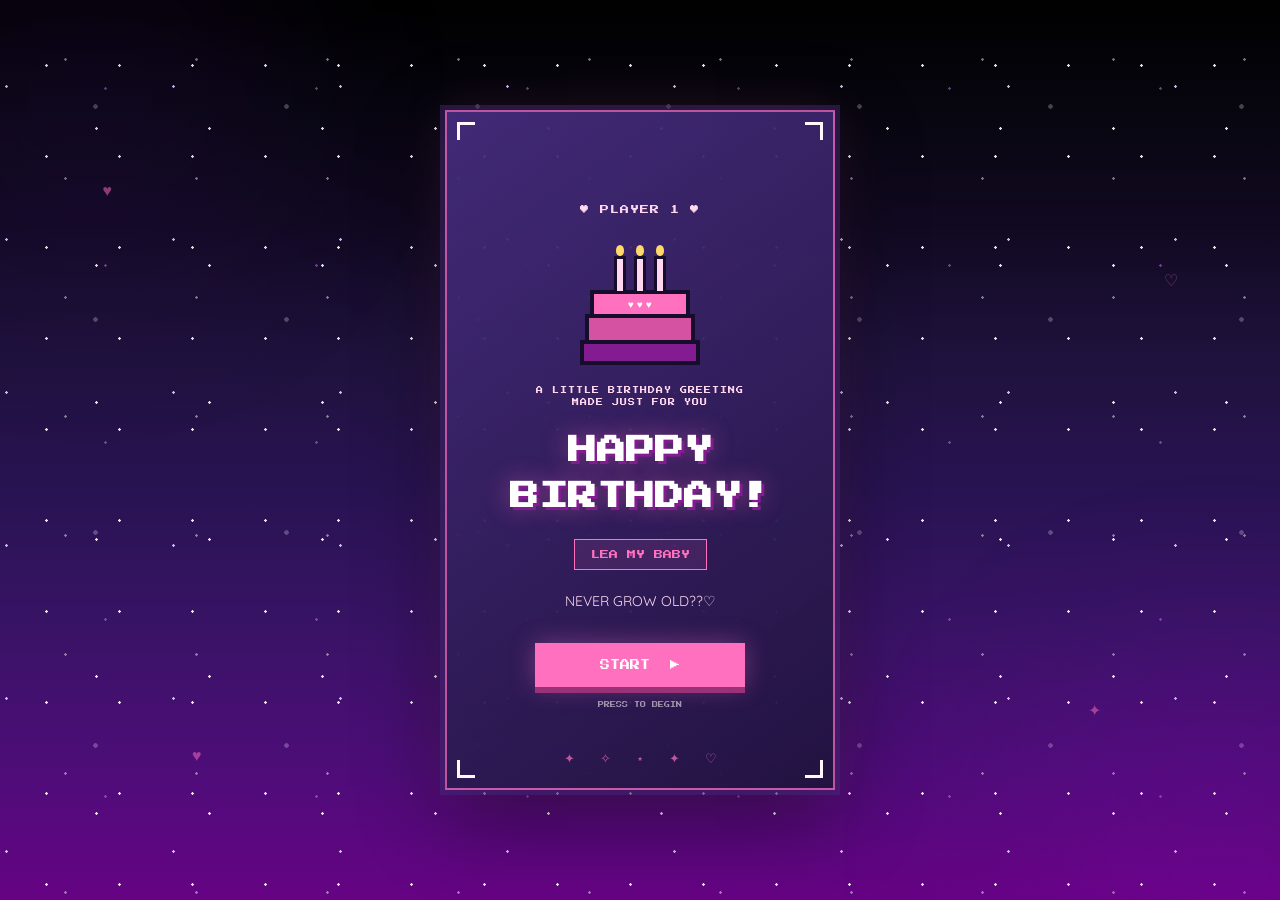
<file: index.html>
<!DOCTYPE html>
<html lang="en">
<head>
    <meta charset="UTF-8">
    <meta name="viewport" content="width=device-width, initial-scale=1.0">

    <title>Happy Birthday! ♡</title>

    <link rel="preconnect" href="https://fonts.googleapis.com">
    <link rel="preconnect" href="https://fonts.gstatic.com" crossorigin>

    <link href="https://fonts.googleapis.com/css2?family=Press+Start+2P&family=Quicksand:wght@400;500;600;700&display=swap" rel="stylesheet">

    <link rel="stylesheet" href="style.css">
</head>

<body class="intro-page">

    <!-- Galaxy background -->
    <div class="galaxy">
        <div class="stars stars-one"></div>
        <div class="stars stars-two"></div>
        <div class="stars stars-three"></div>

        <div class="nebula nebula-one"></div>
        <div class="nebula nebula-two"></div>

        <div class="shooting-star shooting-one"></div>
        <div class="shooting-star shooting-two"></div>
    </div>

    <!-- Floating decorative hearts -->
    <div class="floating-heart heart-one">♥</div>
    <div class="floating-heart heart-two">♡</div>
    <div class="floating-heart heart-three">♥</div>
    <div class="floating-heart heart-four">✦</div>

    <!-- Main intro frame -->
    <main class="intro-wrapper">

        <section class="intro-frame">

            <div class="pixel-corner corner-top-left"></div>
            <div class="pixel-corner corner-top-right"></div>
            <div class="pixel-corner corner-bottom-left"></div>
            <div class="pixel-corner corner-bottom-right"></div>

            <div class="player-label">
                ♥ PLAYER 1 ♥
            </div>

            <!-- Pixel cake -->
            <div class="cake">
                <div class="candle candle-one">
                    <span></span>
                </div>

                <div class="candle candle-two">
                    <span></span>
                </div>

                <div class="candle candle-three">
                    <span></span>
                </div>

                <div class="cake-top"></div>
                <div class="cake-middle"></div>
                <div class="cake-bottom"></div>
            </div>

            <p class="intro-small">
                A LITTLE BIRTHDAY GREETING
            </p>

            <p class="intro-small">
                MADE JUST FOR YOU
            </p>

            <h1>
                HAPPY<br>
                BIRTHDAY!
            </h1>

            <div class="name-box">
                LEA MY BABY
            </div>

            <p class="intro-description">
                NEVER GROW OLD??♡
            </p>

            <button id="startButton" class="pixel-button">
                <span>START</span>
                <span class="button-arrow">▶</span>
            </button>

            <p class="press-start">
                PRESS TO BEGIN
            </p>

            <div class="intro-stars">
                <span>✦</span>
                <span>✧</span>
                <span>⋆</span>
                <span>✦</span>
                <span>♡</span>
            </div>  

        </section>

    </main>

    <!-- Music -->
    <audio id="birthdayAudio" preload="auto">
        <source src="assets/audio/birthday-song.mp3" type="audio/mpeg">
    </audio>

    <script src="script.js"></script>

</body>
</html>
</file>
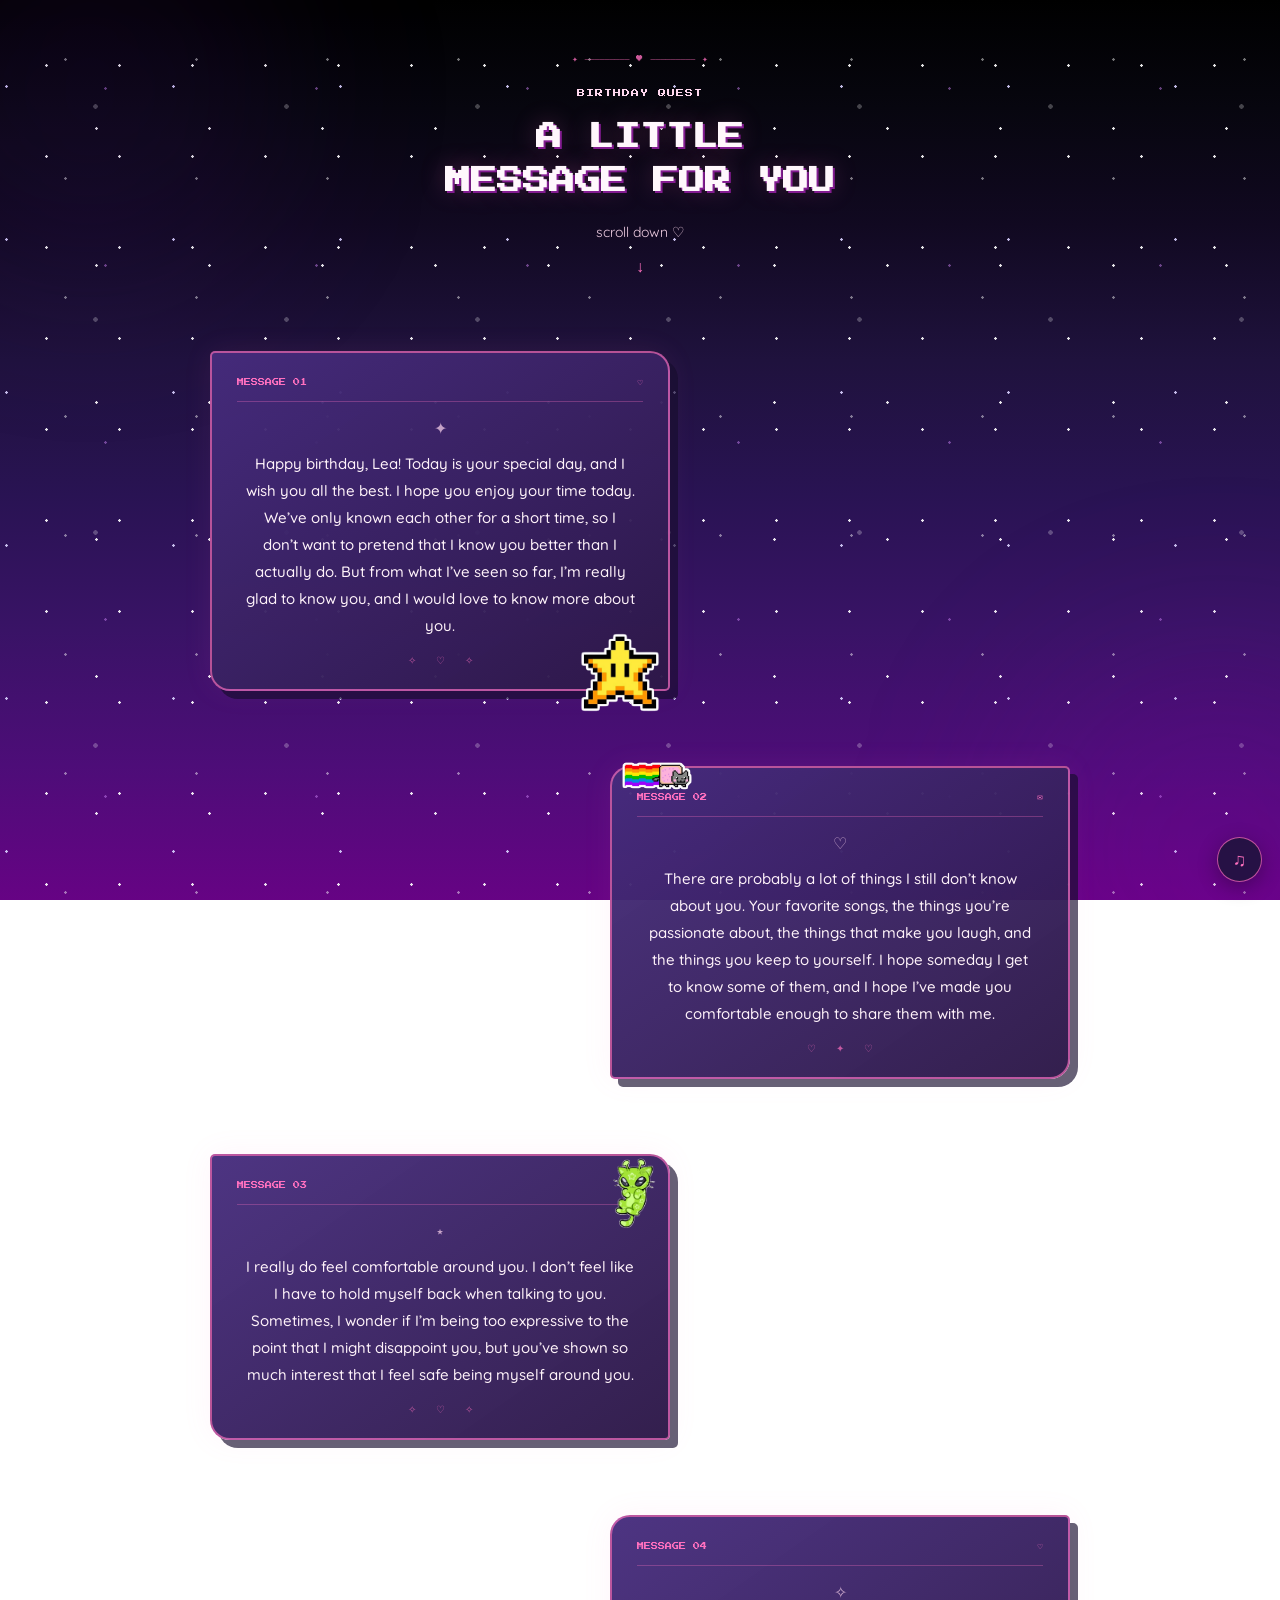
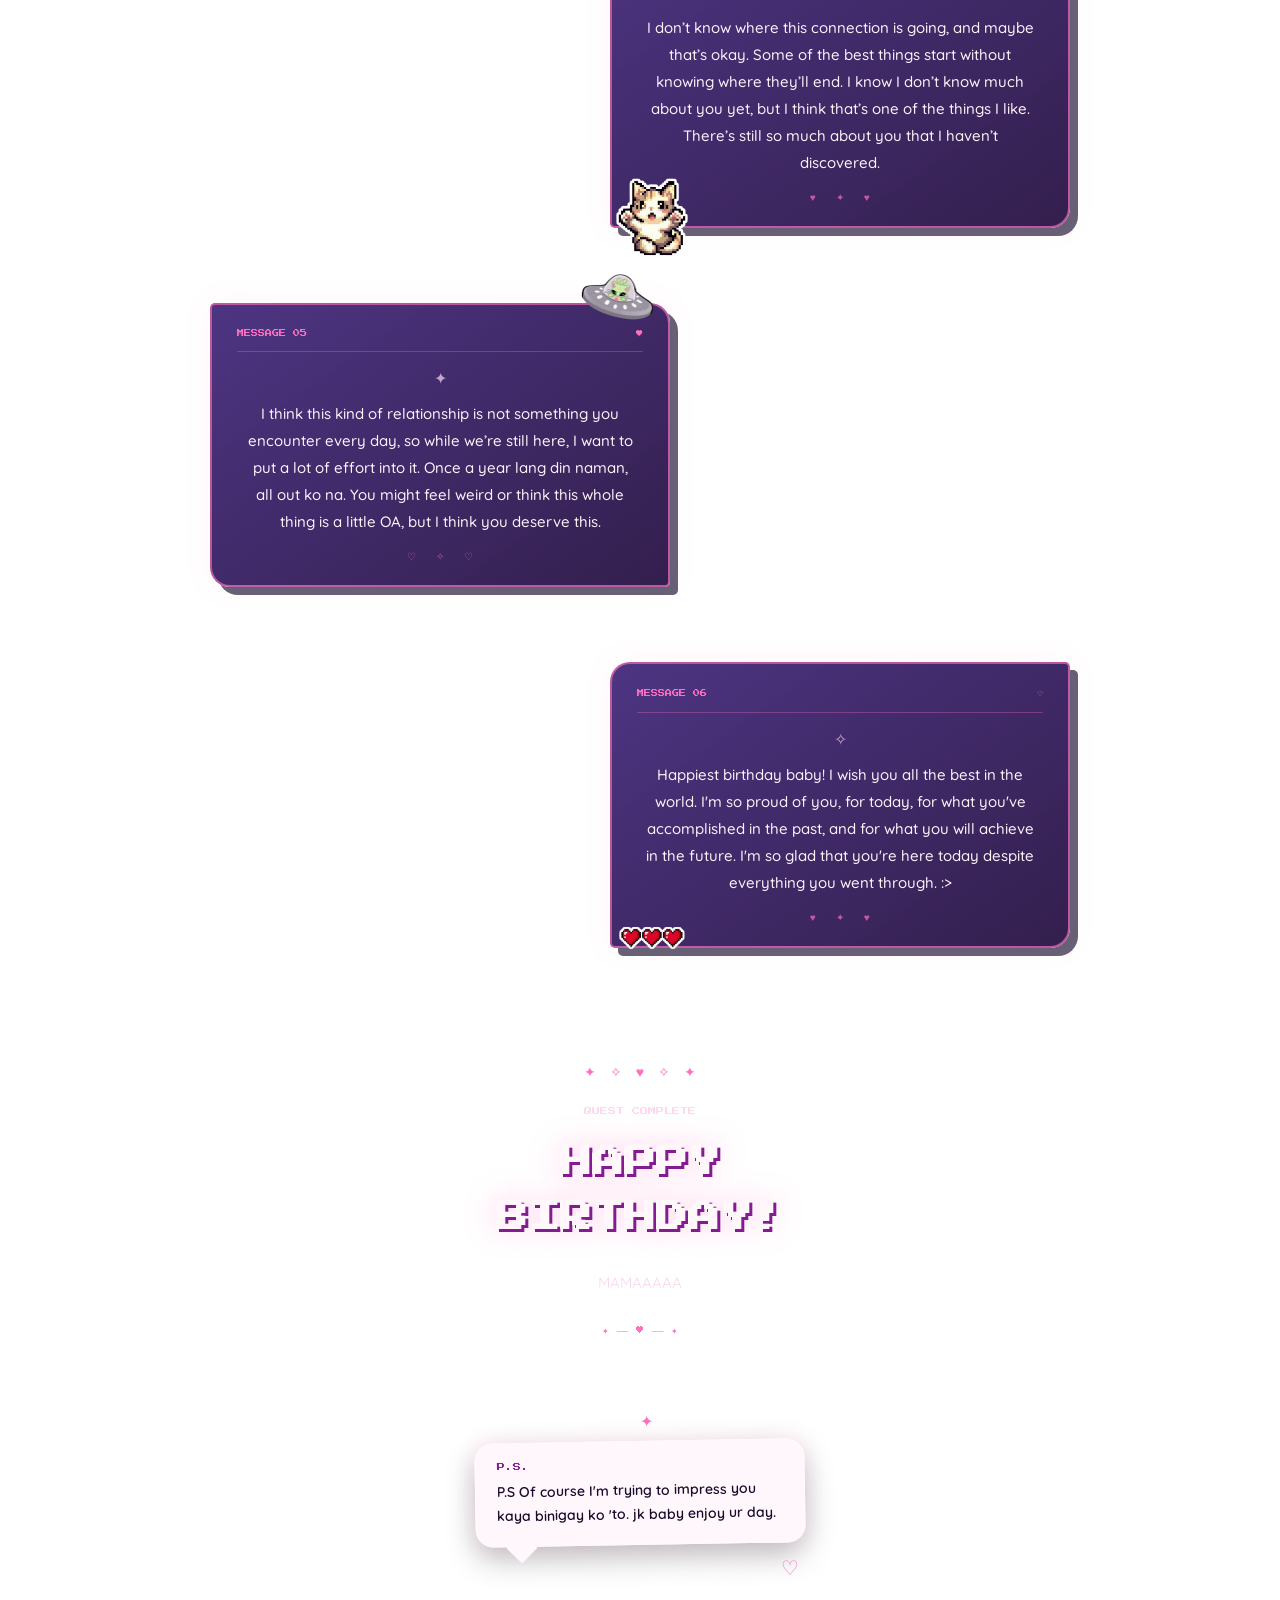
<file: main.html>
<!DOCTYPE html>
<html lang="en">
<head>
    <meta charset="UTF-8">
    <meta name="viewport" content="width=device-width, initial-scale=1.0">

    <title>Birthday Quest ♡</title>

    <link rel="preconnect" href="https://fonts.googleapis.com">
    <link rel="preconnect" href="https://fonts.gstatic.com" crossorigin>

    <link href="https://fonts.googleapis.com/css2?family=Press+Start+2P&family=Quicksand:wght@400;500;600;700&display=swap" rel="stylesheet">

    <link rel="stylesheet" href="style.css">
</head>

<body class="main-page">

    <!-- Galaxy background -->
    <div class="galaxy">
        <div class="stars stars-one"></div>
        <div class="stars stars-two"></div>
        <div class="stars stars-three"></div>

        <div class="nebula nebula-one"></div>
        <div class="nebula nebula-two"></div>

        <div class="shooting-star shooting-one"></div>
        <div class="shooting-star shooting-two"></div>
    </div>

    <!-- Page content -->
    <main class="journey-container">

        <!-- Header -->
        <header class="journey-header reveal">
            <div class="header-decoration">
                ✦ ───────── ♥ ───────── ✦
            </div>

            <p class="quest-label">
                BIRTHDAY QUEST
            </p>

            <h1>
                A LITTLE<br>
                MESSAGE FOR YOU
            </h1>

            <p class="journey-subtitle">
                scroll down ♡
            </p>

            <div class="scroll-arrow">
                ↓
            </div>
        </header>


        <!-- ========================= -->
        <!-- MESSAGE 1 — LEFT -->
        <!-- ========================= -->

        <section class="message-row left reveal">

            
            <img
                src="assets/stickers/sticker1.png"
                class="sticker sticker-one"
                alt=""
            >
            

            <article class="message-card card-one">

                <div class="card-top">
                    <span>MESSAGE 01</span>
                    <span>♡</span>
                </div>

                <div class="card-decoration">
                    ✦
                </div>

                <div class="card-content">
                    <p>
                        Happy birthday, Lea! Today is your special day, and I wish you all the best. I hope you enjoy your time today. We’ve only known each other for a short time, so I don’t want to pretend that I know you better than I actually do. But from what I’ve seen so far, I’m really glad to know you, and I would love to know more about you.
                    </p>
                </div>

                <div class="card-bottom">
                    <span>✧</span>
                    <span>♡</span>
                    <span>✧</span>
                </div>

            </article>

        </section>


        <!-- ========================= -->
        <!-- MESSAGE 2 — RIGHT -->
        <!-- ========================= -->

        <section class="message-row right reveal">

            
            <img
                src="assets/stickers/sticker2.png"
                class="sticker sticker-two"
                alt=""
            >
            

            <article class="message-card card-two">

                <div class="card-top">
                    <span>MESSAGE 02</span>
                    <span>✉</span>
                </div>

                <div class="card-decoration">
                    ♡
                </div>

                <div class="card-content">
                    <p>
                        There are probably a lot of things I still don’t know about you. Your favorite songs, the things you’re passionate about, the things that make you laugh, and the things you keep to yourself. I hope someday I get to know some of them, and I hope I’ve made you comfortable enough to share them with me.
                    </p>
                </div>

                <div class="card-bottom">
                    <span>♡</span>
                    <span>✦</span>
                    <span>♡</span>
                </div>

            </article>

        </section>


        <!-- ========================= -->
        <!-- MESSAGE 3 — LEFT -->
        <!-- ========================= -->

        <section class="message-row left reveal">

            
            <img
                src="assets/stickers/sticker3.png"
                class="sticker sticker-three"
                alt=""
            >
            

            <article class="message-card card-three">

                <div class="card-top">
                    <span>MESSAGE 03</span>
                    <span>✦</span>
                </div>

                <div class="card-decoration">
                    ⋆
                </div>

                <div class="card-content">
                    <p>
                        I really do feel comfortable around you. I don’t feel like I have to hold myself back when talking to you. Sometimes, I wonder if I’m being too expressive to the point that I might disappoint you, but you’ve shown so much interest that I feel safe being myself around you.
                    </p>
                </div>

                <div class="card-bottom">
                    <span>✧</span>
                    <span>♡</span>
                    <span>✧</span>
                </div>

            </article>

        </section>


        <!-- ========================= -->
        <!-- MESSAGE 4 — RIGHT -->
        <!-- ========================= -->

        <section class="message-row right reveal">

            
            <img
                src="assets/stickers/sticker4.png"
                class="sticker sticker-four"
                alt=""
            >
            

            <article class="message-card card-four">

                <div class="card-top">
                    <span>MESSAGE 04</span>
                    <span>♡</span>
                </div>

                <div class="card-decoration">
                    ✧
                </div>

                <div class="card-content">
                    <p>
                        I don’t know where this connection is going, and maybe that’s okay. Some of the best things start without knowing where they’ll end. I know I don’t know much about you yet, but I think that’s one of the things I like. There’s still so much about you that I haven’t discovered.
                    </p>
                </div>

                <div class="card-bottom">
                    <span>♥</span>
                    <span>✦</span>
                    <span>♥</span>
                </div>

            </article>

        </section>


        <!-- ========================= -->
        <!-- MESSAGE 5 — LEFT -->
        <!-- ========================= -->

        <section class="message-row left reveal">

            
            <img
                src="assets/stickers/sticker5.png"
                class="sticker sticker-five"
                alt=""
            >
            

            <article class="message-card card-five">

                <div class="card-top">
                    <span>MESSAGE 05</span>
                    <span>♥</span>
                </div>

                <div class="card-decoration">
                    ✦
                </div>

                <div class="card-content">
                    <p>
                        I think this kind of relationship is not something you encounter every day, so while we’re still here, I want to put a lot of effort into it. Once a year lang din naman, all out ko na. You might feel weird or think this whole thing is a little OA, but I think you deserve this.
                    </p>
                </div>

                <div class="card-bottom">
                    <span>♡</span>
                    <span>✧</span>
                    <span>♡</span>
                </div>

            </article>

        </section>

         <!-- ========================= -->
        <!-- MESSAGE 6 — RIGHT -->
        <!-- ========================= -->

        <section class="message-row right reveal">

            
            <img
                src="assets/stickers/sticker6.png"
                class="sticker sticker-four"
                alt=""
            >
            

            <article class="message-card card-six">

                <div class="card-top">
                    <span>MESSAGE 06</span>
                    <span>♡</span>
                </div>

                <div class="card-decoration">
                    ✧
                </div>

                <div class="card-content">
                    <p>
                        Happiest birthday baby! I wish you all the best in the world. I'm so proud of you, for today, for what you've accomplished in the past, and for what you will achieve in the future. I'm so glad that you're here today despite everything you went through. :>
                    </p>
                </div>

                <div class="card-bottom">
                    <span>♥</span>
                    <span>✦</span>
                    <span>♥</span>
                </div>

            </article>

        </section>



        <!-- ========================= -->
        <!-- FINAL -->
        <!-- ========================= -->

        <section class="final-section reveal">

            <div class="final-stars">
                ✦　✧　♥　✧　✦
            </div>

            <p class="final-small">
                QUEST COMPLETE
            </p>

            <h2>
                HAPPY<br>
                BIRTHDAY!
            </h2>

            <p class="final-message">
                MAMAAAAA
            </p>

            <div class="final-decoration">
                ✦ ── ♥ ── ✦
            </div>

        </section>

        <!-- ========================= -->
        <!-- P.S. MESSAGE -->
        <!-- ========================= -->

        <section class="ps-section reveal">

            <div class="ps-star">✦</div>

            <div class="ps-bubble">
                <div class="ps-label">
                    P.S.
                </div>

                <p>
                    P.S Of course I'm trying to impress you kaya binigay ko 'to. jk baby enjoy ur day.
                </p>

                <span class="bubble-tail"></span>
            </div>

            <div class="ps-heart">
                ♡
            </div>

        </section>


        <footer>
            In loving memory of Rene Baterbonia
        </footer>

    </main>


    <!-- Music control -->
    <button id="musicToggle" class="music-toggle">
        ♫
    </button>


    <audio id="birthdayAudio" preload="auto">
        <source src="assets/audio/birthday-song.mp3" type="audio/mpeg">
    </audio>


    <script src="script.js"></script>

</body>
</html>
</file>
<file: style.css>
/* =========================================
   COLOR PALETTE
========================================= */

:root {
    --deep-violet: #462C7D;
    --purple: #831C91;
    --pink-purple: #D552A3;
    --bright-pink: #FF70BF;

    --white: #fff7fc;
    --soft-pink: #ffd8ef;

    --dark: #160d2d;
    --dark-purple: #21133f;

    --pixel-font: "Press Start 2P", cursive;
    --body-font: "Quicksand", sans-serif;
}


/* =========================================
   RESET
========================================= */

* {
    box-sizing: border-box;
    margin: 0;
    padding: 0;
}

html {
    scroll-behavior: smooth;
}

body {
    min-height: 100vh;
    color: var(--white);
    font-family: var(--body-font);
    overflow-x: hidden;
}

button {
    font-family: inherit;
}


/* =========================================
   NIGHT SKY BACKGROUND
========================================= */

.galaxy {
    position: fixed;
    inset: 0;
    z-index: -10;
    overflow: hidden;

    background:
        linear-gradient(
            180deg,
            #000000 0%,
            #07060f 12%,
            #110921 25%,
            #1f123d 40%,
            #291353 55%,
            #391366 70%,
            #4d0d78 85%,
            #660384 100%
        );
}


/* Stars */

.stars {
    position: absolute;
    inset: 0;
    pointer-events: none;
}

.stars-one {
    opacity: 0.9;

    background-image:
        radial-gradient(circle, #ffffff 1px, transparent 1.5px),
        radial-gradient(circle, #ffffff 1px, transparent 1.5px),
        radial-gradient(circle, #d9d2ff 1px, transparent 1.5px);

    background-size:
        73px 91px,
        113px 137px,
        167px 153px;

    background-position:
        10px 20px,
        40px 60px,
        90px 10px;

    animation: twinkle 5s ease-in-out infinite alternate;
}

.stars-two {
    opacity: 0.45;

    background-image:
        radial-gradient(circle, #ffffff 1px, transparent 1.5px),
        radial-gradient(circle, #d58aff 1px, transparent 1.5px);

    background-size:
        131px 119px,
        211px 177px;

    animation: twinkle 7s ease-in-out infinite alternate-reverse;
}

.stars-three {
    opacity: 0.25;

    background-image:
        radial-gradient(circle, #ffffff 2px, transparent 2.5px);

    background-size: 191px 213px;

    animation: twinkle 9s ease-in-out infinite alternate;
}


@keyframes twinkle {
    from {
        opacity: 0.25;
    }

    to {
        opacity: 0.9;
    }
}


/* Nebula */

.nebula {
    position: absolute;
    border-radius: 50%;
    filter: blur(90px);
    pointer-events: none;
}

.nebula-one {
    width: 380px;
    height: 380px;

    background: rgba(80, 20, 150, 0.12);

    top: -100px;
    left: -100px;
}

.nebula-two {
    width: 420px;
    height: 420px;

    background: rgba(150, 0, 190, 0.12);

    bottom: -160px;
    right: -150px;
}


/* Shooting stars */

.shooting-star {
    position: absolute;

    width: 80px;
    height: 2px;

    background: linear-gradient(
        90deg,
        transparent,
        white
    );

    transform: rotate(-35deg);

    opacity: 0;

    animation: shooting 8s linear infinite;
}

.shooting-one {
    top: 18%;
    left: 80%;
}

.shooting-two {
    top: 60%;
    left: 10%;
    animation-delay: 4s;
}


@keyframes shooting {
    0% {
        opacity: 0;
        transform: translate(0, 0) rotate(-35deg);
    }

    10% {
        opacity: 1;
    }

    25% {
        opacity: 0;
        transform: translate(-160px, 110px) rotate(-35deg);
    }

    100% {
        opacity: 0;
    }
}


/* =========================================
   INTRO PAGE
========================================= */

.intro-page {
    min-height: 100vh;
    display: flex;
    align-items: center;
    justify-content: center;

    padding: 25px 15px;
}


/* Center frame */

.intro-wrapper {
    width: 100%;
    max-width: 430px;
    display: flex;
    justify-content: center;
}


.intro-frame {
    position: relative;

    width: min(100%, 390px);

    min-height: 680px;

    padding: 48px 25px 35px;

    display: flex;
    flex-direction: column;
    align-items: center;
    justify-content: center;

    text-align: center;

    background:
        linear-gradient(
            145deg,
            rgba(70, 44, 125, 0.94),
            rgba(33, 19, 63, 0.97)
        );

    border: 2px solid rgba(255, 112, 191, 0.7);

    box-shadow:
        0 0 0 5px rgba(70, 44, 125, 0.45),
        0 25px 80px rgba(0, 0, 0, 0.45),
        0 0 50px rgba(255, 112, 191, 0.12);

    overflow: hidden;
}


/* Pixel corners */

.pixel-corner {
    position: absolute;
    width: 18px;
    height: 18px;
    border-color: var(--bright-pink);
}

.corner-top-left {
    top: 10px;
    left: 10px;
    border-top: 3px solid;
    border-left: 3px solid;
}

.corner-top-right {
    top: 10px;
    right: 10px;
    border-top: 3px solid;
    border-right: 3px solid;
}

.corner-bottom-left {
    bottom: 10px;
    left: 10px;
    border-bottom: 3px solid;
    border-left: 3px solid;
}

.corner-bottom-right {
    bottom: 10px;
    right: 10px;
    border-bottom: 3px solid;
    border-right: 3px solid;
}


/* Player */

.player-label {
    font-family: var(--pixel-font);
    font-size: 9px;

    color: var(--soft-pink);

    margin-bottom: 28px;

    letter-spacing: 1px;
}


/* =========================================
   PIXEL CAKE
========================================= */

.cake {
    position: relative;

    width: 120px;
    height: 115px;

    margin-bottom: 28px;
}


.cake-top,
.cake-middle,
.cake-bottom {
    position: absolute;
    left: 50%;
    transform: translateX(-50%);
}


.cake-top {
    width: 100px;
    height: 28px;

    top: 48px;

    background: var(--bright-pink);

    border: 4px solid var(--dark);
}


.cake-middle {
    width: 110px;
    height: 30px;

    top: 72px;

    background: var(--pink-purple);

    border: 4px solid var(--dark);
}


.cake-bottom {
    width: 120px;
    height: 25px;

    top: 98px;

    background: var(--purple);

    border: 4px solid var(--dark);
}


/* Cake cream */

.cake-top::after {
    content: "♥  ♥  ♥";

    position: absolute;

    left: 50%;
    top: 4px;

    transform: translateX(-50%);

    color: white;

    font-size: 10px;
    white-space: nowrap;
}


/* Candles */

.candle {
    position: absolute;

    width: 12px;
    height: 38px;

    top: 14px;

    background: var(--soft-pink);

    border: 3px solid var(--dark);

    z-index: 2;
}

.candle-one {
    left: 34px;
}

.candle-two {
    left: 54px;
}

.candle-three {
    left: 74px;
}


.candle span {
    position: absolute;

    width: 8px;
    height: 11px;

    top: -14px;
    left: -1px;

    background: #ffd86b;

    border-radius: 50% 50% 45% 45%;

    animation: candleFlicker 1.5s ease-in-out infinite alternate;
}


@keyframes candleFlicker {
    from {
        transform: scale(0.85);
    }

    to {
        transform: scale(1.05);
    }
}


/* =========================================
   INTRO TEXT
========================================= */

.intro-small {
    font-family: var(--pixel-font);

    font-size: 7px;

    line-height: 1.8;

    color: var(--soft-pink);

    letter-spacing: 1px;
}


.intro-page h1 {
    margin-top: 18px;

    font-family: var(--pixel-font);

    font-size: clamp(20px, 7vw, 29px);

    line-height: 1.6;

    color: white;

    text-shadow:
        3px 3px 0 var(--purple),
        0 0 25px rgba(255, 112, 191, 0.45);
}


.name-box {
    margin-top: 18px;

    padding: 10px 16px;

    border: 1px solid var(--bright-pink);

    background: rgba(255, 112, 191, 0.1);

    color: var(--bright-pink);

    font-family: var(--pixel-font);

    font-size: 9px;
}


.intro-description {
    margin-top: 20px;

    font-size: 14px;

    line-height: 1.7;

    color: #f8d9ec;
}


/* =========================================
   START BUTTON
========================================= */

.pixel-button {
    margin-top: 30px;

    min-width: 210px;

    padding: 17px 20px;

    border: none;

    background: var(--bright-pink);

    color: white;

    font-family: var(--pixel-font);

    font-size: 10px;

    cursor: pointer;

    box-shadow:
        0 6px 0 #9b3277,
        0 0 25px rgba(255, 112, 191, 0.35);

    transition:
        transform 0.15s ease,
        box-shadow 0.15s ease;
}


.pixel-button:hover {
    transform: translateY(-2px);

    box-shadow:
        0 8px 0 #9b3277,
        0 0 35px rgba(255, 112, 191, 0.5);
}


.pixel-button:active {
    transform: translateY(4px);

    box-shadow:
        0 2px 0 #9b3277;
}


.button-arrow {
    margin-left: 10px;
}


.press-start {
    margin-top: 15px;

    font-family: var(--pixel-font);

    font-size: 6px;

    color: rgba(255, 255, 255, 0.55);

    animation: softBlink 2s ease-in-out infinite;
}


@keyframes softBlink {
    50% {
        opacity: 0.35;
    }
}


/* Intro stars */

.intro-stars {
    position: absolute;

    bottom: 22px;

    display: flex;

    gap: 25px;

    color: var(--bright-pink);

    font-size: 13px;

    opacity: 0.7;
}


/* =========================================
   FLOATING HEARTS
========================================= */

.floating-heart {
    position: fixed;

    color: var(--bright-pink);

    opacity: 0.5;

    pointer-events: none;

    animation: floatHeart 5s ease-in-out infinite;
}

.heart-one {
    left: 8%;
    top: 20%;
}

.heart-two {
    right: 8%;
    top: 30%;

    animation-delay: 1s;
}

.heart-three {
    left: 15%;
    bottom: 15%;

    animation-delay: 2s;
}

.heart-four {
    right: 14%;
    bottom: 20%;

    animation-delay: 3s;
}


@keyframes floatHeart {
    0%, 100% {
        transform: translateY(0);
    }

    50% {
        transform: translateY(-12px);
    }
}


/* =========================================
   MAIN JOURNEY
========================================= */

.main-page {
    min-height: 100vh;

    background: transparent;
}


.journey-container {
    position: relative;

    width: 100%;

    max-width: 900px;

    margin: 0 auto;

    padding:
        55px 20px
        100px;
}


/* =========================================
   HEADER
========================================= */

.journey-header {
    text-align: center;

    margin-bottom: 75px;
}


.header-decoration {
    font-family: var(--pixel-font);

    font-size: 7px;

    color: var(--bright-pink);

    margin-bottom: 25px;

    opacity: 0.8;
}


.quest-label {
    font-family: var(--pixel-font);

    font-size: 8px;

    color: var(--soft-pink);

    margin-bottom: 18px;

    letter-spacing: 1px;
}


.journey-header h1 {
    font-family: var(--pixel-font);

    font-size: clamp(17px, 5vw, 26px);

    line-height: 1.7;

    text-shadow:
        2px 2px 0 var(--purple),
        0 0 25px rgba(255, 112, 191, 0.25);
}


.journey-subtitle {
    margin-top: 20px;

    font-size: 14px;

    color: #efcde2;
}


.scroll-arrow {
    margin-top: 15px;

    color: var(--bright-pink);

    animation: arrowFloat 1.8s ease-in-out infinite;
}


@keyframes arrowFloat {
    50% {
        transform: translateY(7px);
    }
}


/* =========================================
   MESSAGE ROW
========================================= */

.message-row {
    position: relative;

    width: 100%;

    display: flex;

    margin-bottom: 75px;
}


.message-row.left {
    justify-content: flex-start;
}


.message-row.right {
    justify-content: flex-end;
}


/* =========================================
   MESSAGE CARDS
========================================= */

.message-card {
    position: relative;

    width: min(460px, 88%);

    min-height: 235px;

    padding: 25px 25px 22px;

    background:
        linear-gradient(
            145deg,
            rgba(70, 44, 125, 0.96),
            rgba(45, 24, 72, 0.97)
        );

    border: 2px solid rgba(255, 112, 191, 0.65);

    box-shadow:
        8px 8px 0 rgba(22, 13, 45, 0.65),
        0 0 30px rgba(255, 112, 191, 0.08);

    overflow: hidden;

    transition:
        transform 0.3s ease,
        box-shadow 0.3s ease;
}


.message-card:hover {
    transform: translateY(-4px);

    box-shadow:
        8px 12px 0 rgba(22, 13, 45, 0.65),
        0 0 40px rgba(255, 112, 191, 0.16);
}


/* Different little details */

.card-one {
    border-radius: 5px 20px 5px 20px;
}

.card-two {
    border-radius: 20px 5px 20px 5px;
}

.card-three {
    border-radius: 5px 20px 5px 20px;
}

.card-four {
    border-radius: 20px 5px 20px 5px;
}

.card-five {
    border-radius: 5px 20px 5px 20px;
}

.card-six {
    border-radius: 20px 5px 20px 5px;
}


/* =========================================
   CARD HEADER
========================================= */

.card-top {
    display: flex;

    justify-content: space-between;
    align-items: center;

    padding-bottom: 14px;

    border-bottom: 1px solid rgba(255, 112, 191, 0.3);

    font-family: var(--pixel-font);

    font-size: 7px;

    color: var(--bright-pink);
}


.card-decoration {
    text-align: center;

    margin-top: 16px;

    font-size: 16px;

    color: var(--soft-pink);

    opacity: 0.7;
}


/* =========================================
   CARD MESSAGE
========================================= */

.card-content {
    padding: 12px 8px 15px;

    min-height: 115px;

    display: flex;

    align-items: center;

    justify-content: center;
}


.card-content p {
    font-size: 15px;

    line-height: 1.8;

    color: #fff3fa;

    text-align: center;

    font-weight: 500;
}


/* =========================================
   CARD BOTTOM
========================================= */

.card-bottom {
    display: flex;

    justify-content: center;

    gap: 20px;

    color: var(--bright-pink);

    font-size: 10px;

    opacity: 0.7;
}


/* =========================================
   STICKERS
========================================= */

.sticker {
    position: absolute;

    width: 75px;

    max-width: 20vw;

    object-fit: contain;

    z-index: 3;

    pointer-events: none;

    animation: stickerTilt 4s ease-in-out infinite;
}


@keyframes stickerTilt {
    0%, 100% {
        transform: rotate(-2deg);
    }

    50% {
        transform: rotate(2deg);
    }
}


/* Example sticker positions */

.sticker-one {
    width: 80px;

    left: 43%;

    bottom: -25px;
}

.sticker-two {
    width: 70px;

    right: 44%;

    top: -25px;

    animation-delay: 0.5s;
}

.sticker-three {
    width: 75px;

    left: 45%;

    top: -30px;

    animation-delay: 1s;
}

.sticker-four {
    width: 80px;

    right: 44%;

    bottom: -30px;

    animation-delay: 1.5s;
}

.sticker-five {
    width: 75px;

    left: 43%;

    top: -30px;

    animation-delay: 2s;
}

.sticker-six {
   width: 75px;

    left: 43%;

    top: -30px;

    animation-delay: 2s;
}


/* =========================================
   P.S. SECTION
========================================= */

.ps-section {
    position: relative;

    display: flex;

    justify-content: center;

    padding: 35px 0 100px;
}


.ps-star {
    position: absolute;

    top: 5px;

    left: 50%;

    color: var(--bright-pink);

    animation: softFloat 3s ease-in-out infinite;
}


.ps-bubble {
    position: relative;

    width: min(330px, 90%);

    padding: 20px 22px 18px;

    background: rgba(255, 247, 252, 0.96);

    color: var(--dark);

    border-radius: 18px;

    box-shadow:
        0 12px 30px rgba(0, 0, 0, 0.25),
        0 0 25px rgba(255, 112, 191, 0.12);

    transform: rotate(-1deg);
}


.ps-label {
    font-family: var(--pixel-font);

    font-size: 8px;

    color: var(--purple);

    margin-bottom: 10px;
}


.ps-bubble p {
    font-size: 14px;

    line-height: 1.7;

    font-weight: 600;
}


.bubble-tail {
    position: absolute;

    bottom: -12px;

    left: 35px;

    width: 22px;
    height: 22px;

    background: var(--white);

    transform: rotate(45deg);
}


.ps-heart {
    position: absolute;

    bottom: 65px;

    margin-left: 300px;

    color: var(--bright-pink);

    font-size: 20px;

    animation: softFloat 3s ease-in-out infinite;
}


@keyframes softFloat {
    50% {
        transform: translateY(-6px);
    }
}


/* =========================================
   FINAL
========================================= */

.final-section {
    text-align: center;

    padding:
        40px 20px
        70px;

    margin-top: 10px;
}


.final-stars {
    color: var(--bright-pink);

    font-size: 14px;

    margin-bottom: 25px;
}


.final-small {
    font-family: var(--pixel-font);

    font-size: 8px;

    color: var(--soft-pink);

    margin-bottom: 20px;
}


.final-section h2 {
    font-family: var(--pixel-font);

    font-size: clamp(20px, 7vw, 32px);

    line-height: 1.7;

    text-shadow:
        3px 3px 0 var(--purple),
        0 0 30px rgba(255, 112, 191, 0.35);
}


.final-message {
    max-width: 500px;

    margin: 25px auto 0;

    font-size: 15px;

    line-height: 1.8;

    color: #f7d9eb;
}


.final-decoration {
    margin-top: 30px;

    color: var(--bright-pink);

    font-family: var(--pixel-font);

    font-size: 8px;
}


footer {
    text-align: center;

    font-family: var(--pixel-font);

    font-size: 6px;

    color: rgba(255, 255, 255, 0.4);
}


/* =========================================
   MUSIC BUTTON
========================================= */

.music-toggle {
    position: fixed;

    right: 18px;
    bottom: 18px;

    width: 45px;
    height: 45px;

    border-radius: 50%;

    border: 1px solid rgba(255, 112, 191, 0.7);

    background: rgba(33, 19, 63, 0.92);

    color: var(--bright-pink);

    font-size: 18px;

    cursor: pointer;

    box-shadow:
        0 5px 20px rgba(0, 0, 0, 0.3);

    z-index: 100;

    transition: transform 0.2s ease;
}


.music-toggle:hover {
    transform: scale(1.08);
}


/* =========================================
   SCROLL REVEAL
========================================= */

.reveal {
    opacity: 0;

    transform: translateY(30px);

    transition:
        opacity 0.8s ease,
        transform 0.8s ease;
}


.reveal.visible {
    opacity: 1;

    transform: translateY(0);
}


/* =========================================
   MOBILE
========================================= */

@media (max-width: 600px) {

    .intro-page {
        padding: 15px 10px;
    }


    .intro-frame {
        width: 100%;

        min-height: 650px;

        padding:
            40px 20px
            30px;
    }


    .floating-heart {
        font-size: 12px;
    }


    .journey-container {
        padding:
            40px 14px
            70px;
    }


    .journey-header {
        margin-bottom: 55px;
    }


    .header-decoration {
        font-size: 6px;
    }


    .journey-header h1 {
        font-size: 16px;
    }


    /* Cards become almost full-width */

    .message-row {
        width: 100%;

        margin-bottom: 65px;
    }


    .message-row.left,
    .message-row.right {
        justify-content: center;
    }


    .message-card {
        width: 94%;

        min-height: 230px;

        padding:
            22px 19px
            20px;
    }


    .card-content p {
        font-size: 14px;

        line-height: 1.75;
    }


    .card-top {
        font-size: 6px;
    }


    /* Keep alternating visual movement */

    .message-row.left .message-card {
        transform: translateX(-4px);
    }

    .message-row.right .message-card {
        transform: translateX(4px);
    }


    .message-row.left .message-card:hover {
        transform: translateX(-4px) translateY(-3px);
    }

    .message-row.right .message-card:hover {
        transform: translateX(4px) translateY(-3px);
    }


    .ps-heart {
        margin-left: 0;

        right: 13%;
    }


    .ps-bubble {
        width: 88%;
    }


    .final-section {
        padding-bottom: 55px;
    }
}


/* =========================================
   VERY SMALL PHONES
========================================= */

@media (max-width: 360px) {

    .intro-frame {
        min-height: 620px;
    }


    .intro-page h1 {
        font-size: 19px;
    }


    .message-card {
        width: 96%;
    }


    .card-content p {
        font-size: 13px;
    }


    .journey-container {
        padding-left: 10px;
        padding-right: 10px;
    }
}


/* =========================================
   REDUCED MOTION
========================================= */

@media (prefers-reduced-motion: reduce) {

    *,
    *::before,
    *::after {
        animation-duration: 0.01ms !important;
        animation-iteration-count: 1 !important;
        scroll-behavior: auto !important;
        transition-duration: 0.01ms !important;
    }
}

/* =========================================
   START BUTTON CONFETTI
========================================= */

.confetti {
    position: fixed;

    display: block;

    pointer-events: none;

    z-index: 9999;

    border-radius: 2px;

    transform: translate(-50%, -50%);

    animation: confettiBurst 0.85s ease-out forwards;
}


/* Confetti explosion */

@keyframes confettiBurst {

    0% {
        opacity: 1;

        transform:
            translate(-50%, -50%)
            scale(1)
            rotate(0deg);
    }

    35% {
        opacity: 1;
    }

    100% {
        opacity: 0;

        transform:
            translate(
                calc(-50% + var(--x)),
                calc(-50% + var(--y))
            )
            rotate(var(--rotation))
            scale(0.7);
    }
}


/* =========================================
   START BUTTON CELEBRATION
========================================= */

.confetti-button {

    animation: buttonCelebration 0.5s ease-out;
}


@keyframes buttonCelebration {

    0% {
        transform: scale(1);
    }

    30% {
        transform: scale(1.08);
    }

    55% {
        transform: scale(0.97);
    }

    100% {
        transform: scale(1);
    }
}


/* =========================================
   REDUCED MOTION
========================================= */

@media (prefers-reduced-motion: reduce) {

    .confetti {
        animation: none;
        display: none;
    }

    .confetti-button {
        animation: none;
    }
}

/* =========================================
   PAGE 2 CONFETTI CANNONS
========================================= */

.page-confetti {
    position: fixed;
    bottom: 0;

    display: block;
    pointer-events: none;
    z-index: 9999;

    border-radius: 2px;

    animation:
        confettiCannon 2.2s ease-out
        var(--delay)
        forwards;
}


/* =========================================
   CONFETTI BURST + FADE
========================================= */

@keyframes confettiCannon {

    /* FIRE */
    0% {
        opacity: 1;

        transform:
            translate(0, 0)
            rotate(0deg)
            scale(0.5);
    }


    /* FAST INITIAL BURST */
    15% {
        opacity: 0.95;

        transform:
            translate(
                calc(var(--confetti-x) * 0.35),
                calc(var(--confetti-y) * 0.4)
            )
            rotate(calc(var(--rotation) * 0.25))
            scale(1);
    }


    /* CONTINUE UPWARD */
    30% {
        opacity: 0.85;

        transform:
            translate(
                calc(var(--confetti-x) * 0.7),
                calc(var(--confetti-y) * 0.75)
            )
            rotate(calc(var(--rotation) * 0.5))
            scale(1);
    }


    /* NEAR TARGET */
    45% {
        opacity: 0.7;

        transform:
            translate(
                calc(var(--confetti-x) * 0.9),
                calc(var(--confetti-y) * 0.9)
            )
            rotate(calc(var(--rotation) * 0.7))
            scale(0.95);
    }


    /* REACH TARGET — ALMOST GONE */
    65% {
        opacity: 0.4;

        transform:
            translate(
                var(--confetti-x),
                var(--confetti-y)
            )
            rotate(calc(var(--rotation) * 0.85))
            scale(0.9);
    }


    /* FADE AWAY */
    85% {
        opacity: 0.12;

        transform:
            translate(
                var(--confetti-x),
                var(--confetti-y)
            )
            rotate(var(--rotation))
            scale(0.8);
    }


    /* COMPLETELY GONE */
    100% {
        opacity: 0;

        transform:
            translate(
                var(--confetti-x),
                var(--confetti-y)
            )
            rotate(var(--rotation))
            scale(0.7);
    }
}


/* =========================================
   REDUCED MOTION
========================================= */

@media (prefers-reduced-motion: reduce) {

    .page-confetti {
        animation: none;
        display: none;
    }

}
</file>
